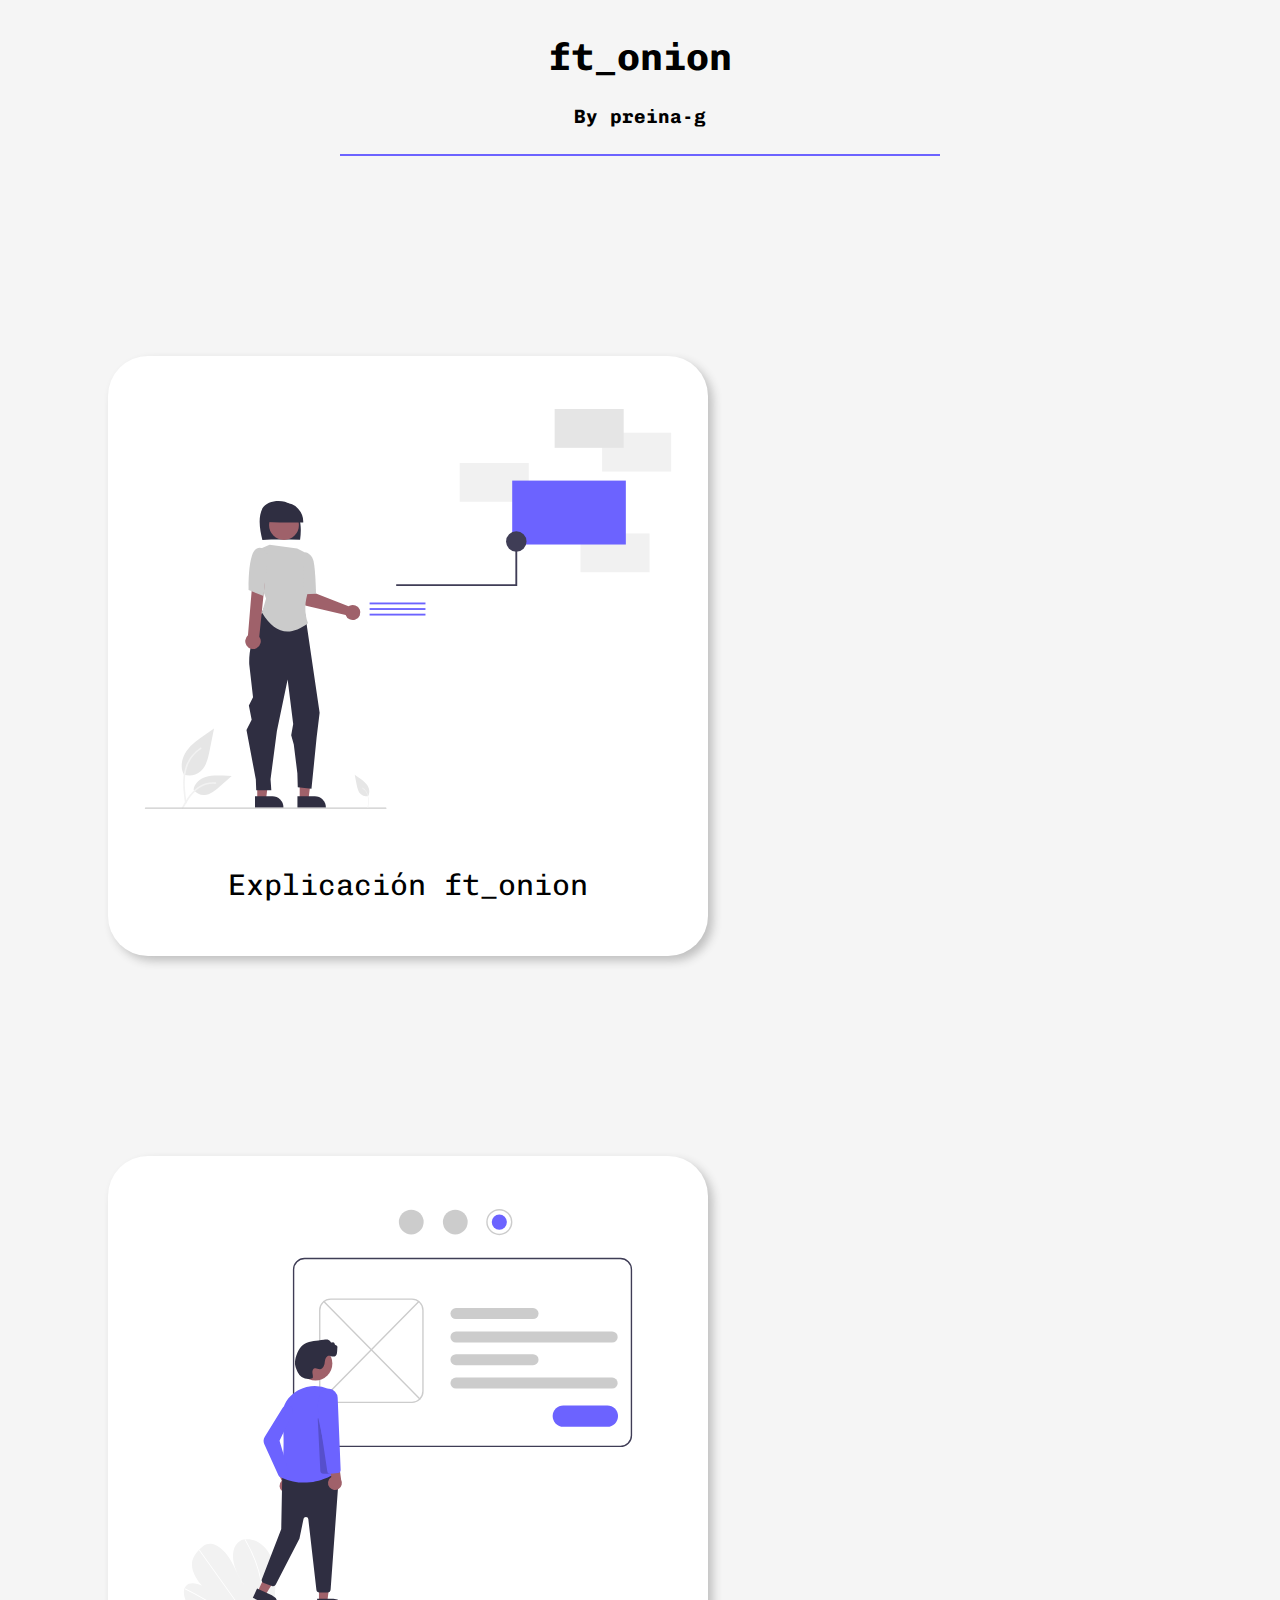
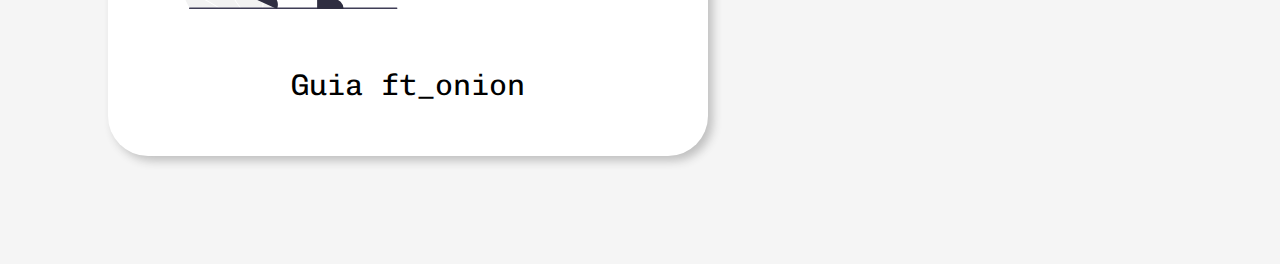
<file: index.html>
<!DOCTYPE html>
<html lang="en">
<head>
	<meta charset="UTF-8">
	<meta http-equiv="X-UA-Compatible" content="IE=edge">
	<meta name="viewport" content="width=device-width, initial-scale=1.0">
	<link rel="stylesheet" href="index.css">
	<link rel="preconnect" href="https://fonts.googleapis.com">
	<link rel="preconnect" href="https://fonts.gstatic.com" crossorigin>
	<link href="https://fonts.googleapis.com/css2?family=Chivo+Mono:wght@300&display=swap" rel="stylesheet">
	<title>ft_onion</title>
</head>
<body>
	<div class="content">
		<div class="titulo">
			<h1>ft_onion</h1>
			<h4>By preina-g</h4>
		</div>
		<div class="links__tab">
			<div class="link__content">
				<a href="explain.html"><button class="link"><img src="images/undraw_instant_information_re_c5v5.svg" alt="">Explicación ft_onion</button></a>
				<a href="guide.html"><button class="link"><img src="images/undraw_steps_re_odoy.svg" alt="">Guia ft_onion</button></a>
			</div>
		</div>
	</div>
</body>
</html>
</file>
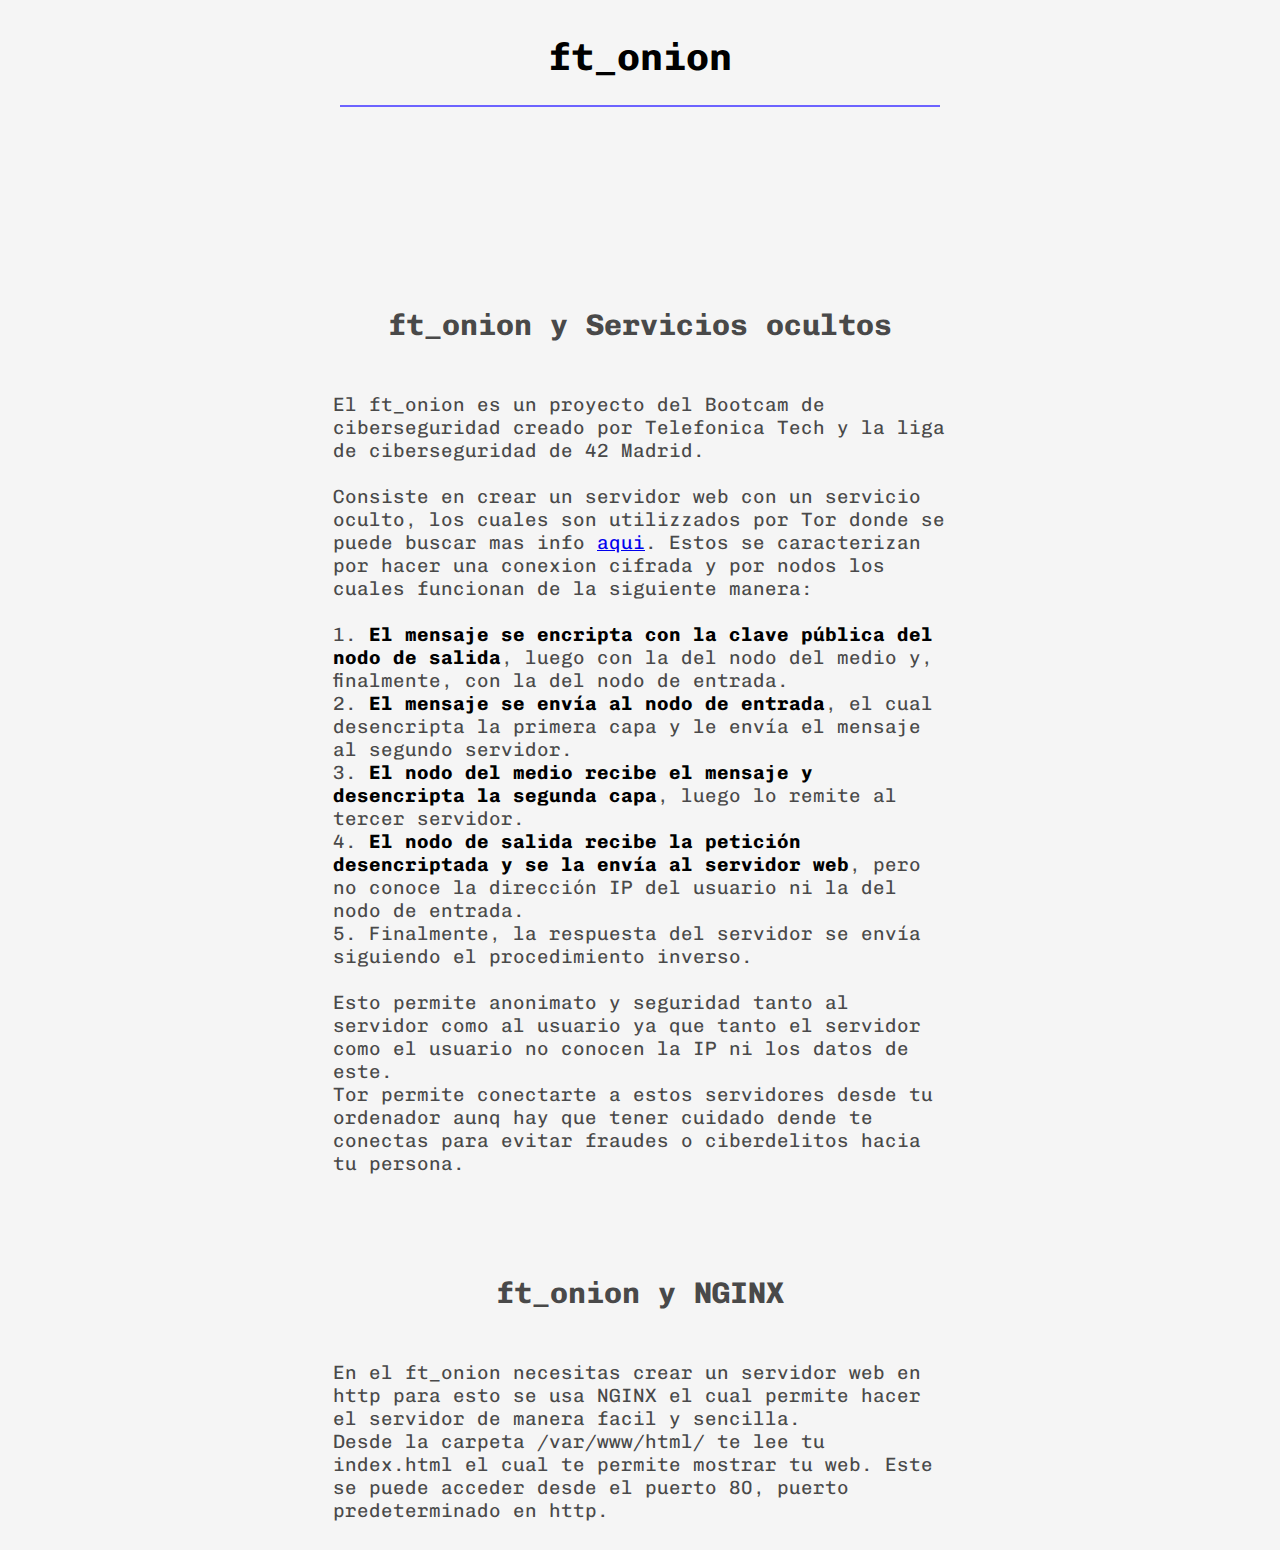
<file: explain.html>
<!DOCTYPE html>
<html lang="en">
<head>
    <meta charset="UTF-8">
	<meta http-equiv="X-UA-Compatible" content="IE=edge">
	<meta name="viewport" content="width=device-width, initial-scale=1.0">
	<link rel="stylesheet" href="index.css">
	<link rel="preconnect" href="https://fonts.googleapis.com">
	<link rel="preconnect" href="https://fonts.gstatic.com" crossorigin>
	<link href="https://fonts.googleapis.com/css2?family=Chivo+Mono:wght@300&display=swap" rel="stylesheet">
	<title>ft_onion</title>
</head>
<body>
    <div class="explain">
        <div class="titulo">
            <h1>ft_onion</h1>
        </div>
        <div class="body">
            <h2>ft_onion y Servicios ocultos</h2>
            <p>
                El ft_onion es un proyecto del Bootcam de ciberseguridad creado por Telefonica Tech y la liga de ciberseguridad de 42 Madrid.<br>
                <br>
                Consiste en crear un servidor web con un servicio oculto, los cuales son utilizzados por Tor donde se puede buscar mas info <a href="https://www.torproject.org/">aqui</a>.
                Estos se caracterizan por hacer una conexion cifrada y por nodos los cuales funcionan de la siguiente manera:<br><br>
                1. <b>El mensaje se encripta con la clave pública del nodo de salida</b>, luego con la del nodo del medio y, finalmente, con la del nodo de entrada.<br>
                2. <b>El mensaje se envía al nodo de entrada</b>, el cual desencripta la primera capa y le envía el mensaje al segundo servidor.<br>
                3. <b>El nodo del medio recibe el mensaje y desencripta la segunda capa</b>, luego lo remite al tercer servidor.<br>
                4. <b>El nodo de salida recibe la petición desencriptada y se la envía al servidor web</b>, pero no conoce la dirección IP del usuario ni la del nodo de entrada.<br>
                5. Finalmente, la respuesta del servidor se envía siguiendo el procedimiento inverso.<br>
                <br>
                Esto permite anonimato y seguridad tanto al servidor como al usuario ya que tanto el servidor como el usuario no conocen la IP ni los datos de este.<br>
                Tor permite conectarte a estos servidores desde tu  ordenador aunq hay que tener cuidado dende te conectas para evitar fraudes o ciberdelitos hacia tu persona.
            </p>
            <h2>ft_onion y NGINX</h2>
            <p>
                En el ft_onion necesitas crear un servidor web en http para esto se usa NGINX el cual permite hacer el servidor de manera facil y sencilla.<br>
                Desde la carpeta /var/www/html/ te lee tu index.html el cual te permite mostrar tu web. Este se puede acceder desde el puerto 80, puerto predeterminado en http.
            </p>
        </div>
    </div>
</body>
</html>
</file>
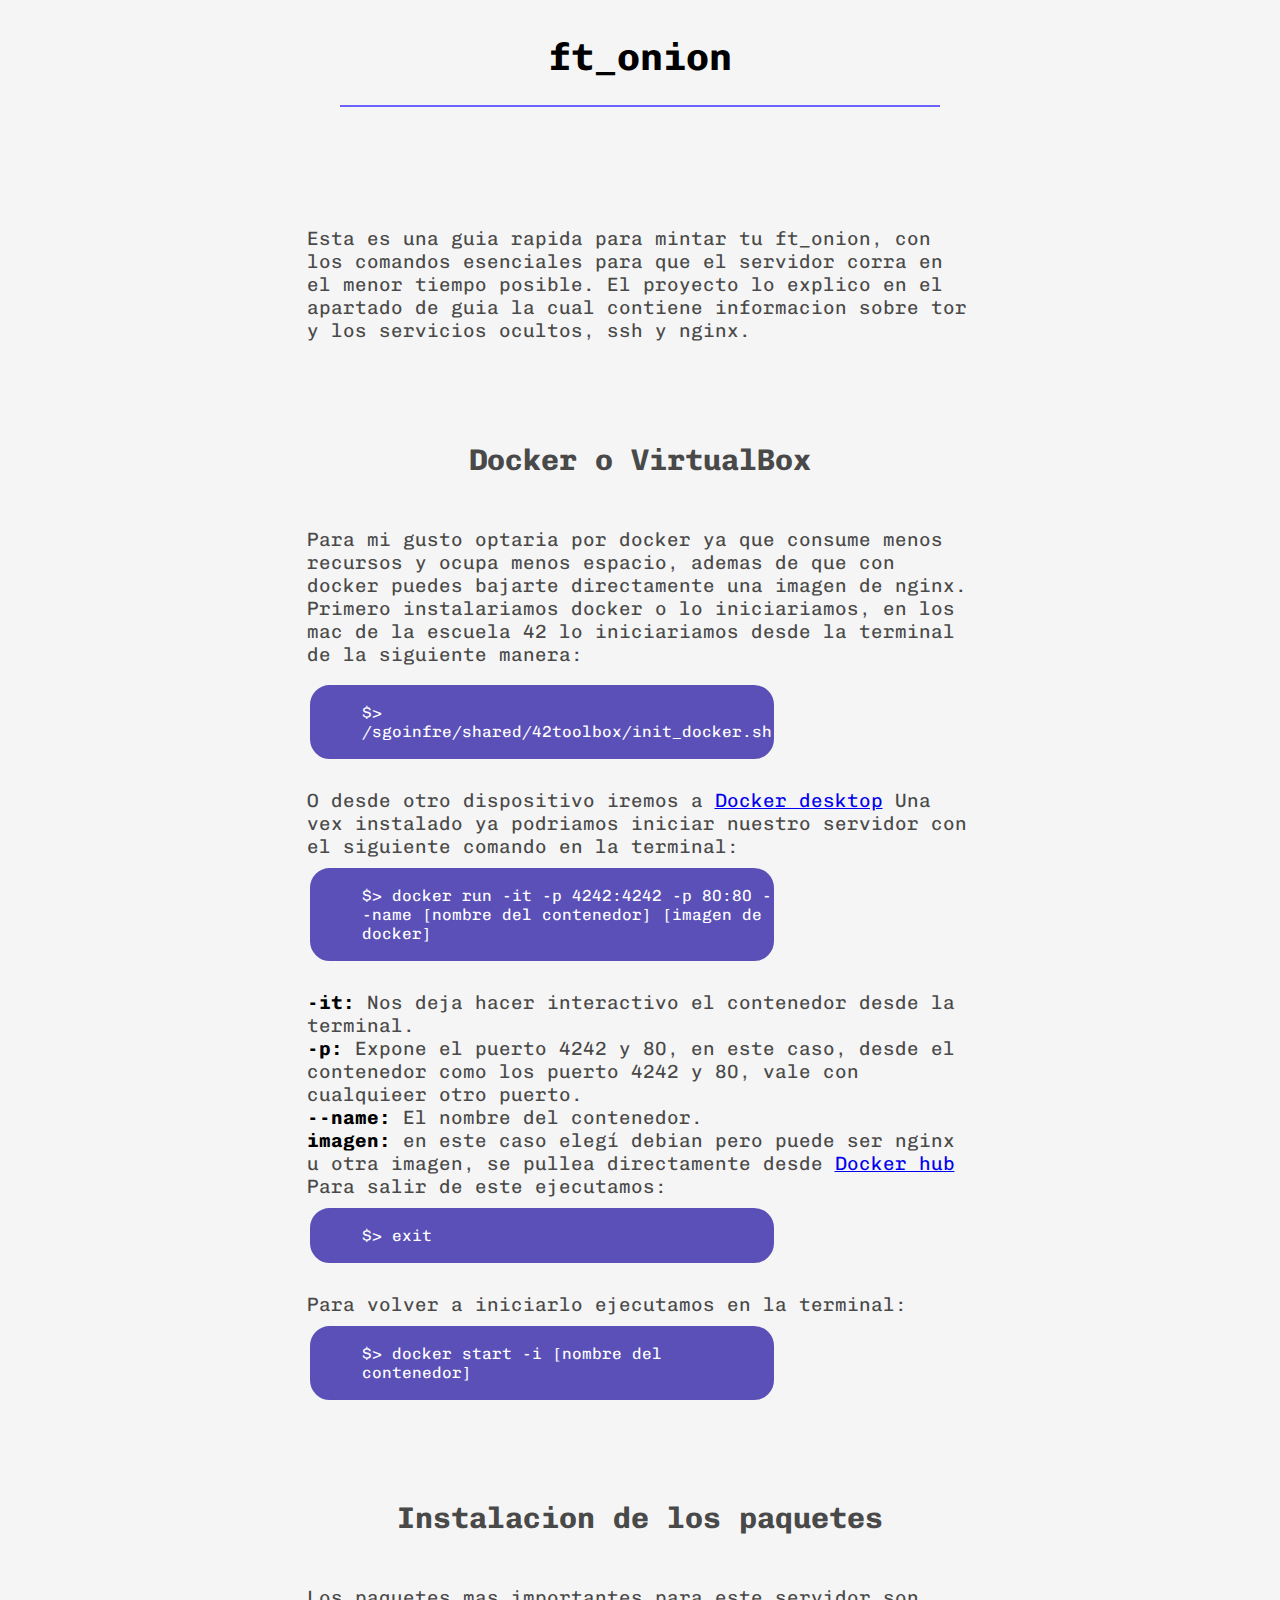
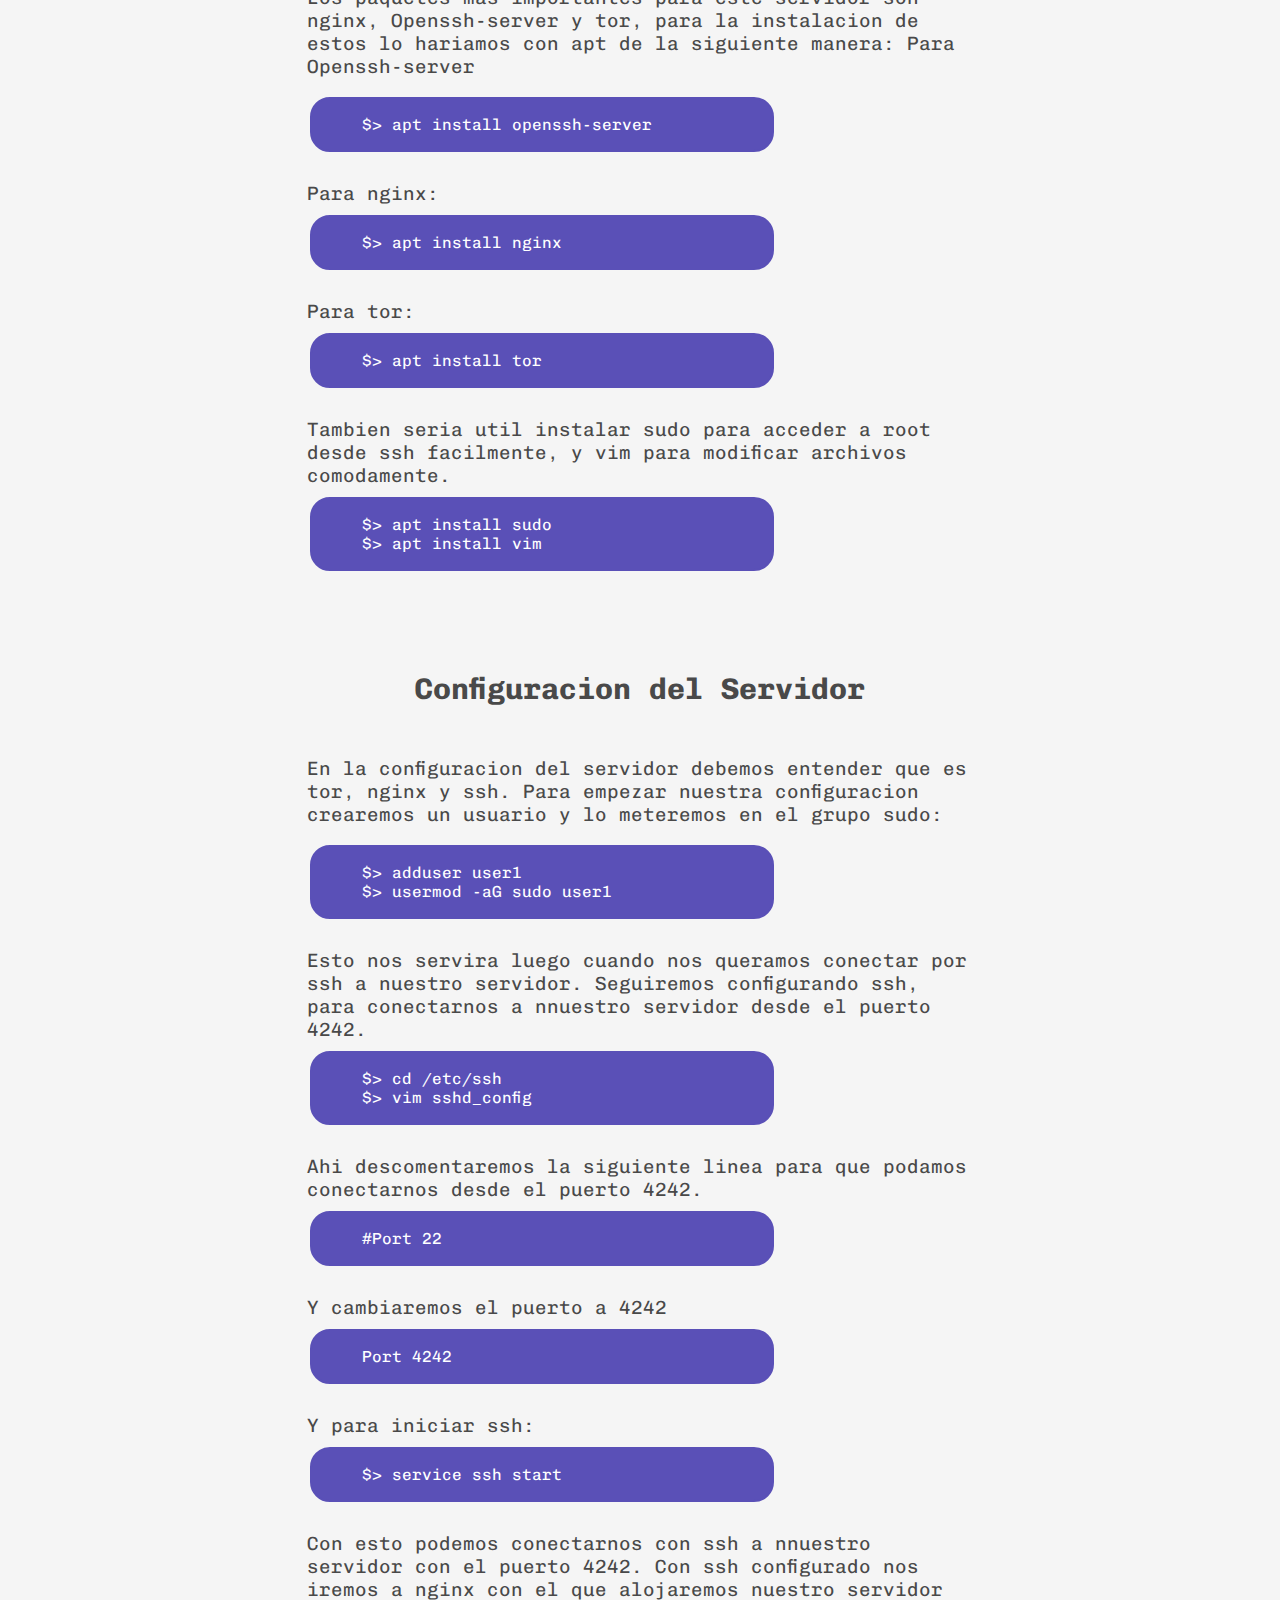
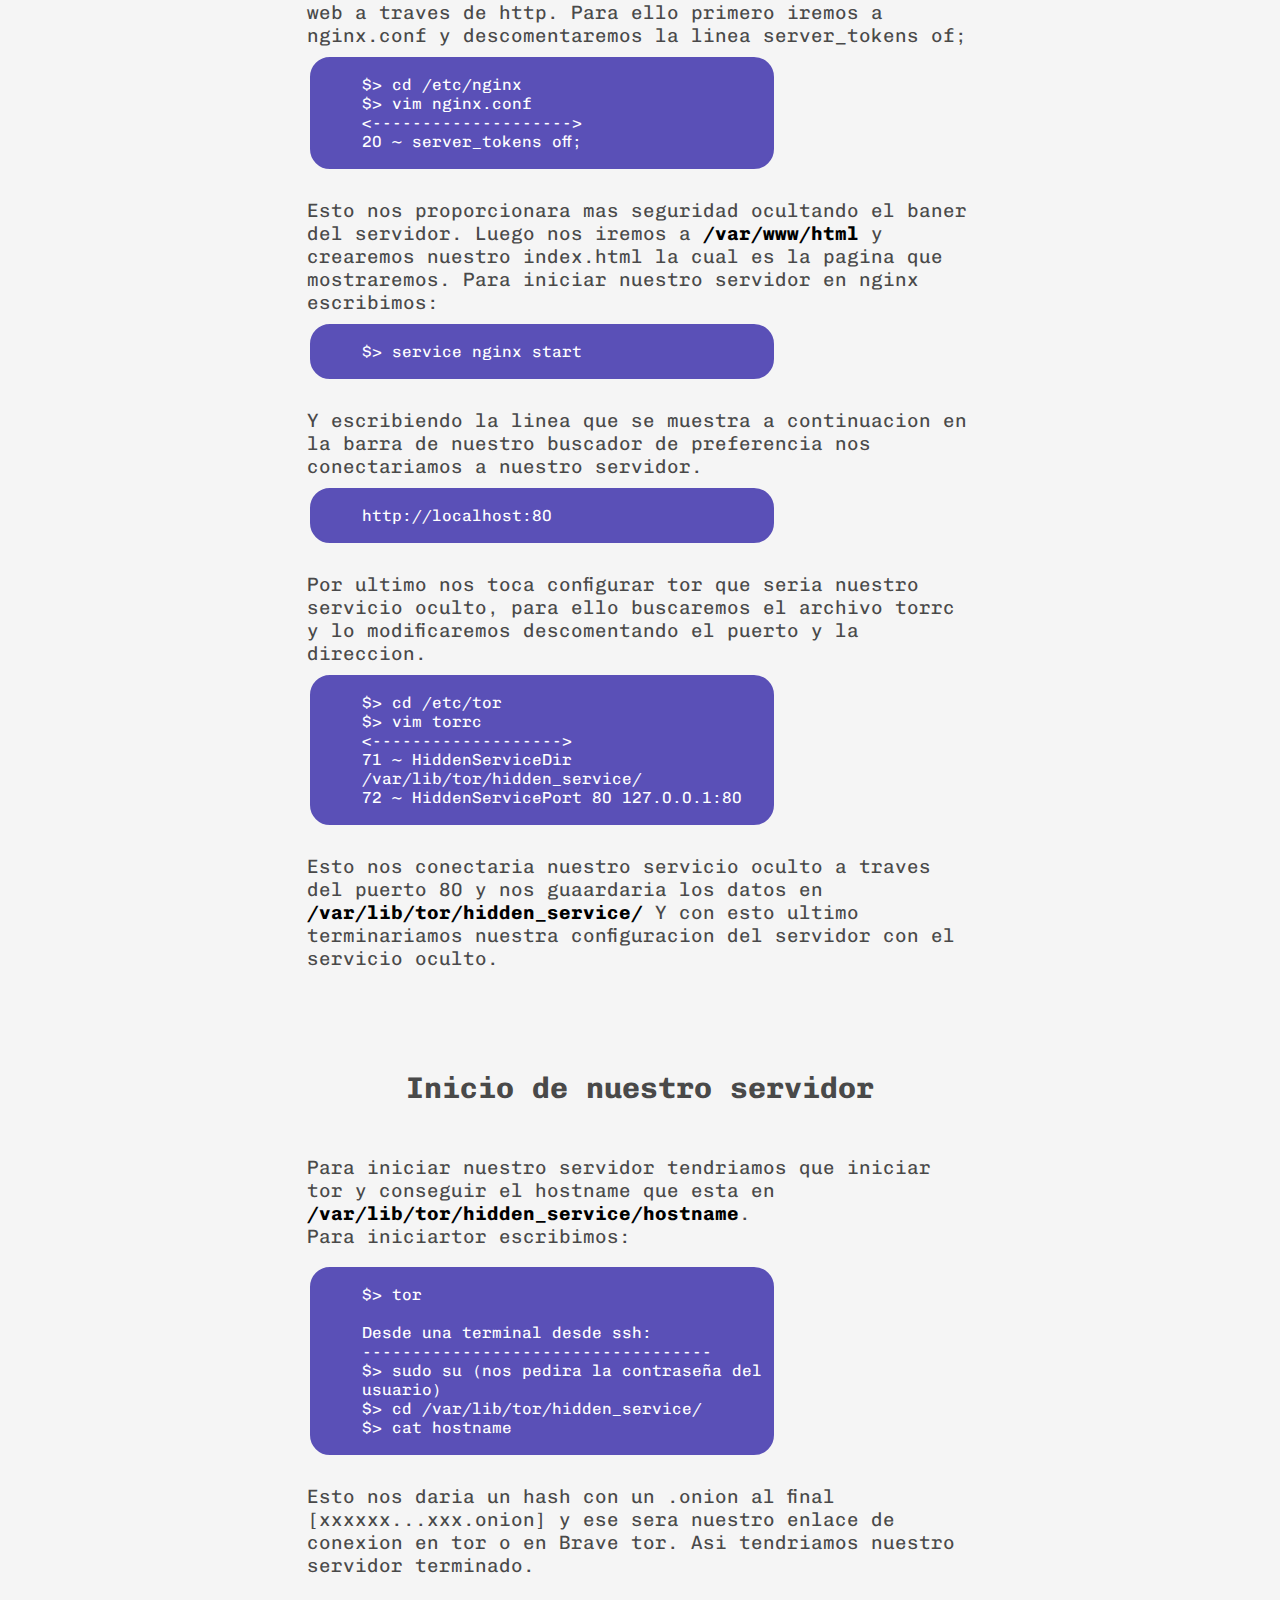
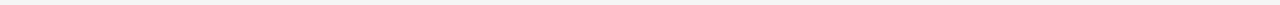
<file: guide.html>
<!DOCTYPE html>
<html lang="en">
<head>
	<meta charset="UTF-8">
	<meta http-equiv="X-UA-Compatible" content="IE=edge">
	<meta name="viewport" content="width=device-width, initial-scale=1.0">
	<link rel="stylesheet" href="index.css">
	<link rel="preconnect" href="https://fonts.googleapis.com">
	<link rel="preconnect" href="https://fonts.gstatic.com" crossorigin>
	<link href="https://fonts.googleapis.com/css2?family=Chivo+Mono:wght@300&display=swap" rel="stylesheet">
	<title>ft_onion</title>
</head>
<body>
	<div class="explain">
		<div class="titulo">
			<h1>ft_onion</h1>
		</div>
		<div class="body">
			<p>
				Esta es una guia rapida para mintar tu ft_onion, con los comandos esenciales para que el servidor corra en el menor tiempo posible. El proyecto 
				lo explico en el apartado de guia la cual contiene informacion sobre tor y los servicios ocultos, ssh y nginx.
			</p>
			<h2>
				Docker o VirtualBox
			</h2>
			<p>
				Para mi gusto optaria por docker ya que consume menos recursos y ocupa menos espacio,
				ademas de que con docker puedes bajarte directamente una imagen de nginx.

				Primero instalariamos docker o lo iniciariamos, en los mac de la escuela 42 lo iniciariamos desde la terminal de la siguiente manera:
				<div class="command">
					<p class="command__text">
						$> /sgoinfre/shared/42toolbox/init_docker.sh
					</p>
				</div>
				O desde otro dispositivo iremos a <a href="https://www.docker.com/products/docker-desktop/">Docker desktop</a>

				Una vex instalado ya podriamos iniciar nuestro servidor con el siguiente comando en la terminal:
				<div class="command">
					<p class="command__text">
						$> docker run -it -p 4242:4242 -p 80:80 --name [nombre del contenedor] [imagen de docker]
					</p>
				</div>
				<b>-it: </b> Nos deja hacer interactivo el contenedor desde la terminal. <br>
				<b>-p:</b> Expone el puerto 4242 y 80, en este caso, desde el contenedor como los puerto 4242 y 80, vale con cualquieer otro puerto.<br>
				<b>--name:</b> El nombre del contenedor.<br>
				<b>imagen:</b> en este caso elegí debian pero puede ser nginx u otra imagen, se pullea directamente desde <a href="https://hub.docker.com/"> Docker hub</a><br>
				Para salir de este ejecutamos:
				<div class="command">
					<p class="command__text">
						$> exit
					</p>
				</div>
				Para volver a iniciarlo ejecutamos en la terminal:
				<div class="command">
					<p class="command__text">
						$> docker start -i [nombre del contenedor]
					</p>
				</div>
			</p>
			<h2>Instalacion de los paquetes</h2>
			<p>
				Los paquetes mas importantes para este servidor son nginx, Openssh-server y tor,
				para la instalacion de estos lo hariamos con apt de la siguiente manera:
				Para Openssh-server
				<div class="command">
					<p class="command__text">
						$> apt install openssh-server
					</p>
				</div>
				Para nginx:
				<div class="command">
					<p class="command__text">
						$> apt install nginx
					</p>
				</div>
				Para tor:
				<div class="command">
					<p class="command__text">
						$> apt install tor
					</p>
				</div>
				Tambien seria util instalar sudo para acceder a root desde ssh facilmente, y vim para modificar archivos comodamente.
				<div class="command">
					<p class="command__text">
						$> apt install sudo<br>
						$> apt install vim
					</p>
				</div>
			</p>
			<h2>Configuracion del Servidor</h2>
			<p>
				En la configuracion del servidor debemos entender que es tor, nginx y ssh.
				Para empezar nuestra configuracion crearemos un usuario y lo meteremos en el grupo sudo:
				<div class="command">
					<p class="command__text">
						$> adduser user1<br>
						$> usermod -aG sudo user1
					</p>
				</div>
				Esto nos servira luego cuando  nos queramos conectar por ssh a nuestro servidor.
				Seguiremos configurando ssh, para conectarnos a nnuestro servidor desde el puerto 4242.
				<div class="command">
					<p class="command__text">
						$> cd /etc/ssh<br>
						$> vim sshd_config
					</p>
				</div>
				Ahi descomentaremos la siguiente linea para que podamos conectarnos desde el puerto 4242.
				<div class="command">
					<p class="command__text">
						#Port 22
					</p>
				</div>
				Y cambiaremos el puerto a 4242
				<div class="command">
					<p class="command__text">
						Port 4242
					</p>
				</div>
				Y para iniciar ssh:
				<div class="command">
					<p class="command__text">
						$> service ssh start
					</p>
				</div>
				Con esto podemos conectarnos con ssh a nnuestro servidor con el puerto 4242.
				Con ssh configurado nos iremos a nginx con el que alojaremos nuestro servidor web a traves de http.
				Para ello primero iremos a nginx.conf y descomentaremos la linea server_tokens of;
				<div class="command">
					<p class="command__text">
						$> cd /etc/nginx<br>
						$> vim nginx.conf<br>
						<--------------------> <br>
						20 ~	server_tokens off;
					</p>
				</div>
				Esto nos proporcionara mas seguridad ocultando el baner del servidor.
				Luego nos iremos a <b>/var/www/html</b> y crearemos nuestro index.html la cual es la pagina que mostraremos.
				Para iniciar nuestro servidor en nginx escribimos:
				<div class="command">
					<p class="command__text">
						$> service nginx start
					</p>
				</div>
				Y escribiendo la linea que se muestra a continuacion en la barra de nuestro buscador de preferencia nos conectariamos a nuestro servidor.
				<div class="command">
					<p class="command__text">
						http://localhost:80
					</p>
				</div>
				Por ultimo nos toca configurar tor que seria nuestro servicio oculto,
				para ello buscaremos el archivo torrc y lo modificaremos descomentando el puerto y la direccion.
				<div class="command">
					<p class="command__text">
						$> cd /etc/tor<br>
						$> vim torrc<br>
						<-------------------> <br>
						71 ~	HiddenServiceDir /var/lib/tor/hidden_service/<br>
						72 ~	HiddenServicePort 80 127.0.0.1:80
					</p>
				</div>
				Esto nos conectaria nuestro servicio oculto a traves del puerto 80 y nos guaardaria los datos en <b>/var/lib/tor/hidden_service/</b>
				Y con esto ultimo terminariamos nuestra configuracion del servidor con el servicio oculto.
			</p>
			<h2>Inicio de nuestro servidor</h2>
			<p>
				Para iniciar nuestro servidor tendriamos que iniciar tor y conseguir el hostname que esta en <b>/var/lib/tor/hidden_service/hostname</b>.<br>
				Para iniciartor escribimos:
				<div class="command">
					<p class="command__text">
						$> tor <br>
						<br>
						Desde una terminal desde ssh:<br>
						-----------------------------------<br>
						$> sudo su (nos pedira la contraseña del usuario)<br>
						$> cd /var/lib/tor/hidden_service/<br>
						$> cat hostname
					</p>
				</div>
				Esto nos daria un hash con un .onion al final [xxxxxx...xxx.onion] y ese sera nuestro enlace de conexion en tor o en Brave tor.
				Asi tendriamos nuestro servidor terminado.
			</p>
		</div>
	</div>
</body>
</html>
</file>
<file: index.css>
.titulo{
	text-align: center;
	font-family: 'Chivo Mono', monospace;
	height: auto;
	width: 600px;
	font-size: larger;
	border-bottom: 2px solid #6C63FF;
	margin-bottom: 100px;
}

.link__tab{
	height: auto;
	width: auto;
	padding-top: 300px;
}

.link{
	width: 600px;
	height: 600px;
	border: 0px solid #F5F5F5;
	font-family: 'Chivo Mono', monospace;
	font-size: 30px;
	border-radius: 40px;
	text-align: center;
	text-decoration: none;
	background-color: white;
	color: black;
	margin: 100px;
	box-shadow: 5px 5px 10px #C0C0C0;
}
.link:hover{
	background-color: #E0E0E0;
}

.command{
	width: auto;
	height: auto;
	margin: 3px;
	margin-top: 10px;
	margin-bottom: 30px;
	margin-right: 200px;
	border: 2px solid #5A50B7;
	font-family: 'Chivo Mono', monospace;
	font-size: medium;
	border-radius: 20px;
	background-color: #5A50B7;
	color: white;
}

.command__text{
	margin-left: 50px;
}

.explain{
	display: flex;
	flex-direction: column;
	align-items: center;
}

.content{
	display: flex;
	flex-direction: column;
	align-items: center;
}

.body{
	font-family: 'Chivo Mono', monospace;
	margin-left: 325px;
	margin-right: 325px;
	font-size: larger;
	color: #494949
}

h2{
	text-align: center;
	margin-top: 100px;
	margin-bottom: 50px;
	font-size: 30px;
	font-weight: bold;
}

b{
	color: black;
}

img{
	height: 400px;
	width: 550px;
	margin-bottom: 50px;
}

body{
	background-color: #F5F5F5;
}
</file>
